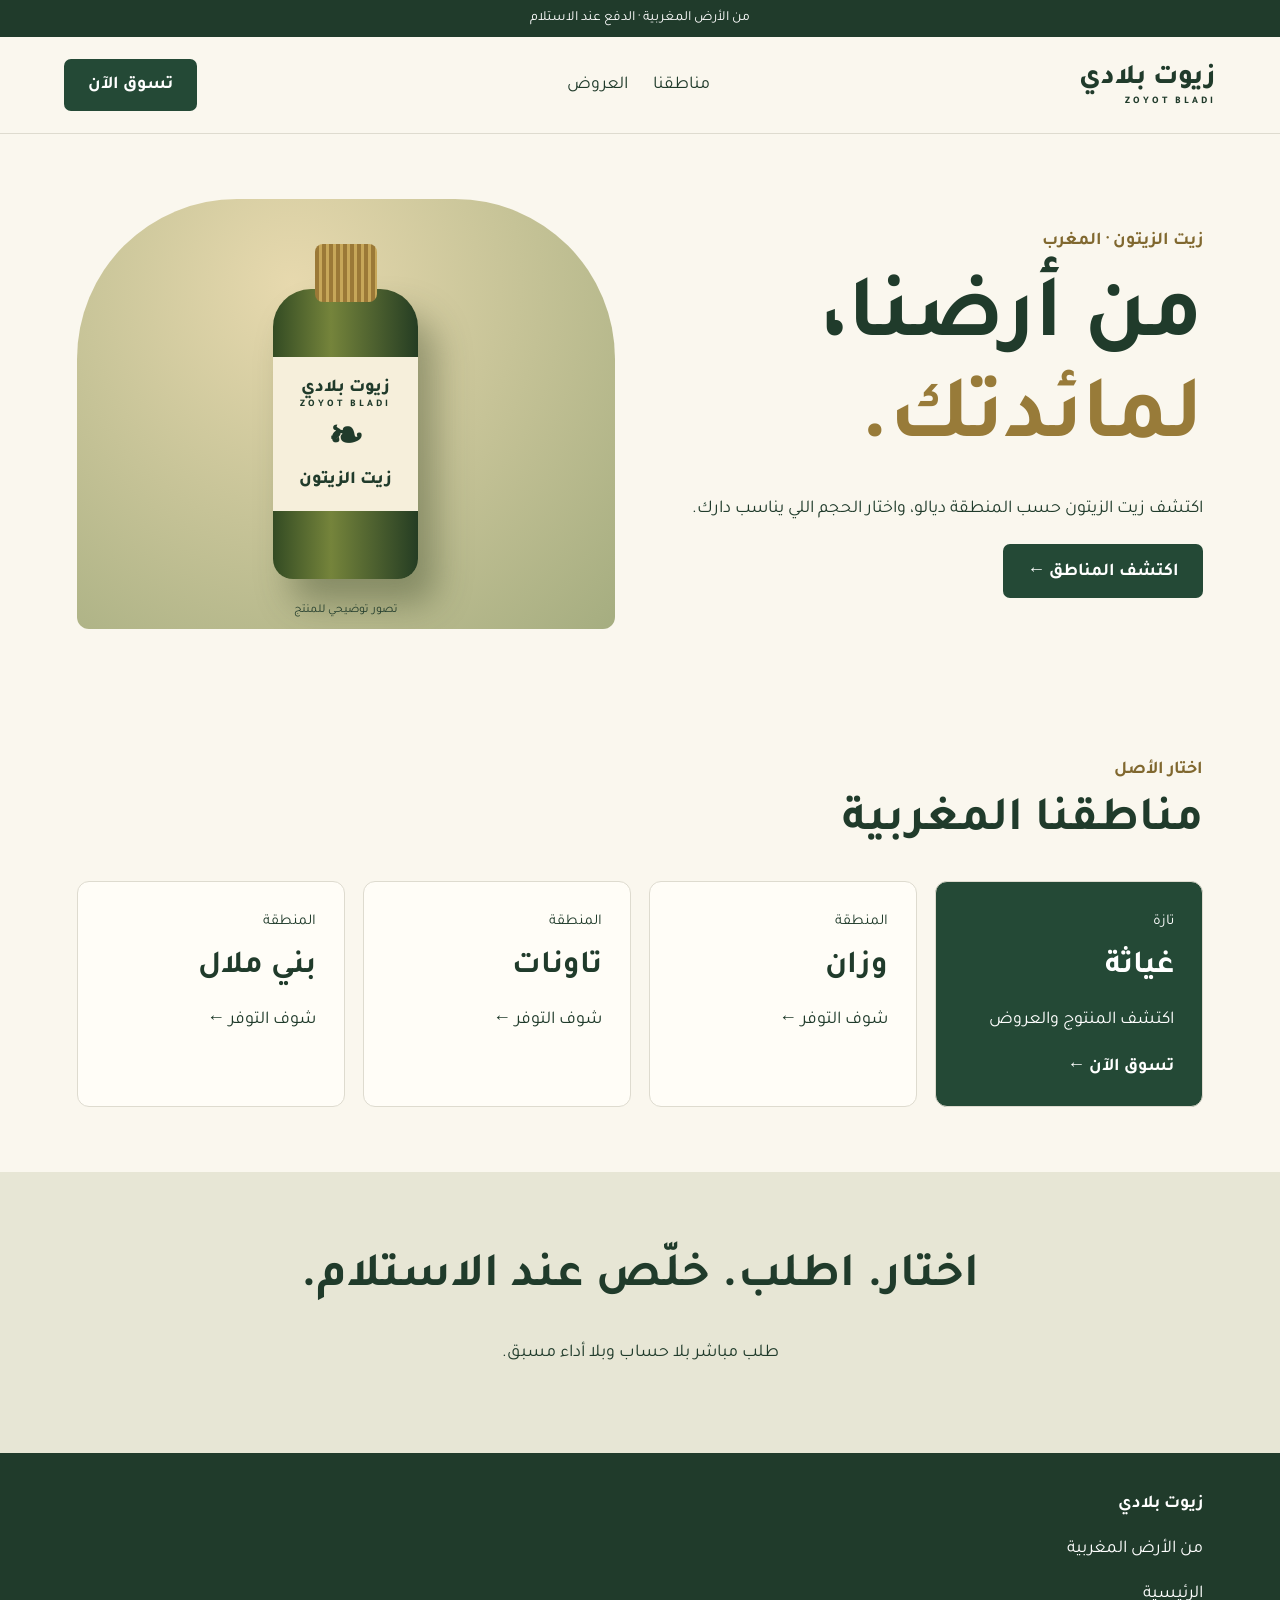
<file: index.html>
<!doctype html><html lang="ar-MA" dir="rtl"><head><meta charset="utf-8"><meta name="viewport" content="width=device-width,initial-scale=1"><title>زيوت بلادي | من الأرض المغربية</title><link rel="stylesheet" href="v4.css"></head><body><div class="bar">من الأرض المغربية · الدفع عند الاستلام</div><header><a class="brand" href="index.html">زيوت بلادي <small>ZOYOT BLADI</small></a><nav><a href="index.html#regions">مناطقنا</a><a href="ghiyatha.html#offers">العروض</a></nav><a class="cta" href="ghiyatha.html#offers">تسوق الآن</a></header><main><section class="hero"><div><span class="eyebrow">زيت الزيتون · المغرب</span><h1>من أرضنا،<br> <em>لمائدتك.</em></h1><p>اكتشف زيت الزيتون حسب المنطقة ديالو، واختار الحجم اللي يناسب دارك.</p><a class="cta" href="#regions">اكتشف المناطق ←</a></div><div class="visual" aria-label="رسم توضيحي لقنينة زيت الزيتون"><div class="bottle"><div class="cap"></div><div class="label">زيوت بلادي<small>ZOYOT BLADI</small><span>❧</span>زيت الزيتون</div></div><span class="visualnote">تصور توضيحي للمنتج</span></div></section><section id="regions"><span class="eyebrow">اختار الأصل</span><h2>مناطقنا المغربية</h2><div class="cards"><a class="tile featured" href="ghiyatha.html"><span>تازة</span><h3>غياثة</h3><p>اكتشف المنتوج والعروض</p><b>تسوق الآن ←</b></a><a class="tile" href="ouazzane.html"><span>المنطقة</span><h3>وزان</h3><p>شوف التوفر ←</p></a><a class="tile" href="taounate.html"><span>المنطقة</span><h3>تاونات</h3><p>شوف التوفر ←</p></a><a class="tile" href="beni-mellal.html"><span>المنطقة</span><h3>بني ملال</h3><p>شوف التوفر ←</p></a></div></section><section class="strip"><h2>اختار. اطلب. خلّص عند الاستلام.</h2><p>طلب مباشر بلا حساب وبلا أداء مسبق.</p></section></main><footer><b>زيوت بلادي</b><p>من الأرض المغربية</p><a href="index.html">الرئيسية</a></footer></body></html>
</file>
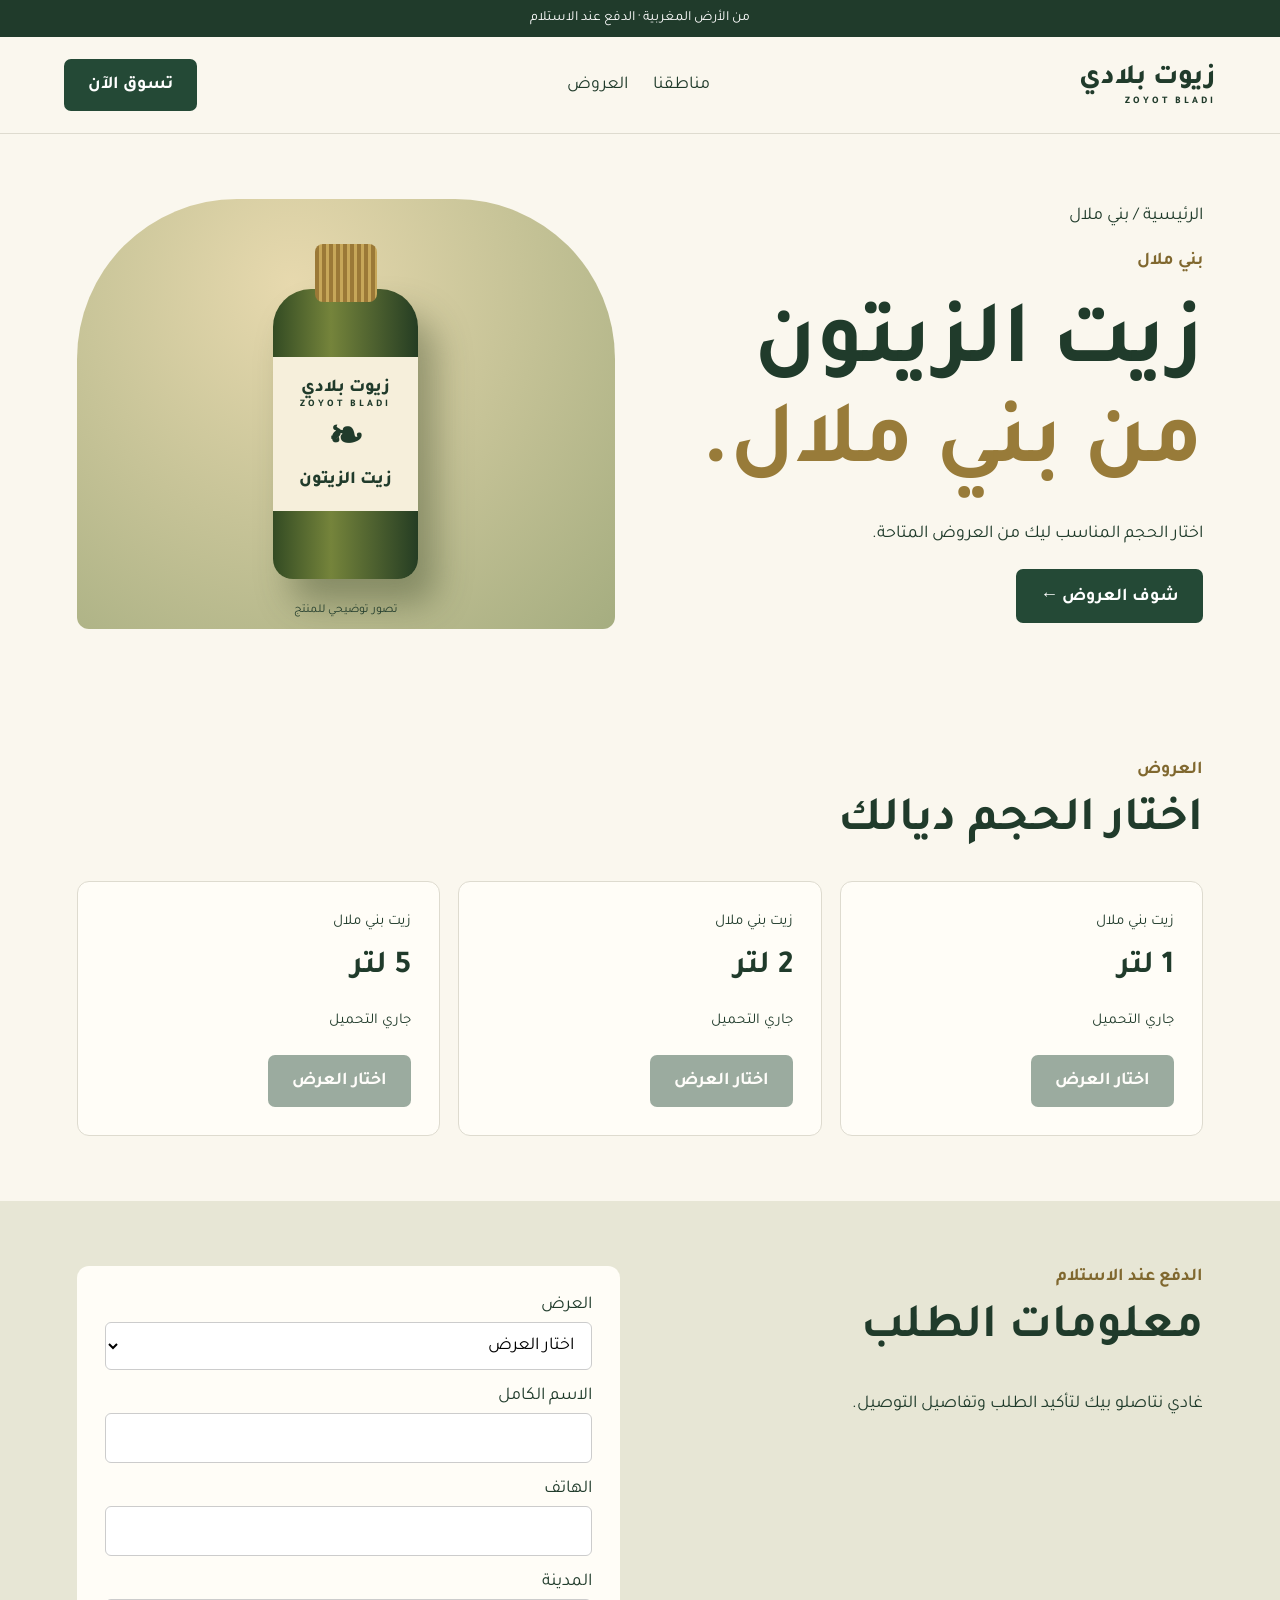
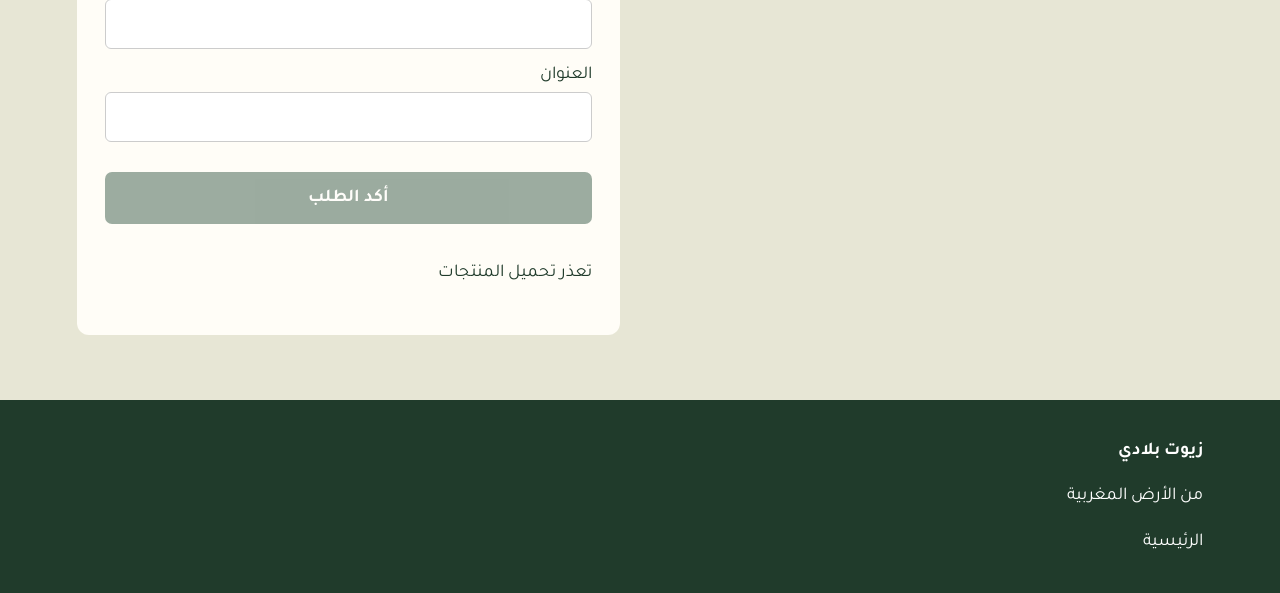
<file: beni-mellal.html>
<!doctype html><html lang="ar-MA" dir="rtl"><head><meta charset="utf-8"><meta name="viewport" content="width=device-width,initial-scale=1"><title>زيوت بلادي | من الأرض المغربية</title><link rel="stylesheet" href="v4.css"></head><body data-region="beni-mellal"><div class="bar">من الأرض المغربية · الدفع عند الاستلام</div><header><a class="brand" href="index.html">زيوت بلادي <small>ZOYOT BLADI</small></a><nav><a href="index.html#regions">مناطقنا</a><a href="beni-mellal.html#offers">العروض</a></nav><a class="cta" href="beni-mellal.html#offers">تسوق الآن</a></header><main><section class="hero"><div><a href="index.html">الرئيسية / بني ملال</a><p class="eyebrow">بني ملال</p><h1>زيت الزيتون<br><em>من بني ملال.</em></h1><p>اختار الحجم المناسب ليك من العروض المتاحة.</p><a class="cta" href="#offers">شوف العروض ←</a></div><div class="visual" aria-label="رسم توضيحي لقنينة زيت الزيتون"><div class="bottle"><div class="cap"></div><div class="label">زيوت بلادي<small>ZOYOT BLADI</small><span>❧</span>زيت الزيتون</div></div><span class="visualnote">تصور توضيحي للمنتج</span></div></section><section id="offers"><span class="eyebrow">العروض</span><h2>اختار الحجم ديالك</h2><div class="cards"><article class="tile offer-card"><span>زيت بني ملال</span><h3>1 لتر</h3><div class="offer-price"><span>جاري التحميل</span></div><button class="cta" data-offer="1" disabled>اختار العرض</button></article><article class="tile offer-card"><span>زيت بني ملال</span><h3>2 لتر</h3><div class="offer-price"><span>جاري التحميل</span></div><button class="cta" data-offer="2" disabled>اختار العرض</button></article><article class="tile offer-card"><span>زيت بني ملال</span><h3>5 لتر</h3><div class="offer-price"><span>جاري التحميل</span></div><button class="cta" data-offer="5" disabled>اختار العرض</button></article></div></section><section id="order" class="order"><div><span class="eyebrow">الدفع عند الاستلام</span><h2>معلومات الطلب</h2><p>غادي نتاصلو بيك لتأكيد الطلب وتفاصيل التوصيل.</p></div><form id="cod-form"><label>العرض<select id="offer-select" name="offer" required><option value="">اختار العرض</option></select></label><label>الاسم الكامل<input name="name" required maxlength="100"></label><label>الهاتف<input name="phone" type="tel" required></label><label>المدينة<input name="city" required maxlength="100"></label><label>العنوان<input name="address" required maxlength="300"></label><div id="cod-check"></div><button class="cta" type="submit" disabled>أكد الطلب</button></form></section></main><script src="script.js"></script><script src="https://challenges.cloudflare.com/turnstile/v0/api.js?onload=initTurnstile&render=explicit" async defer></script><footer><b>زيوت بلادي</b><p>من الأرض المغربية</p><a href="index.html">الرئيسية</a></footer></body></html>
</file>
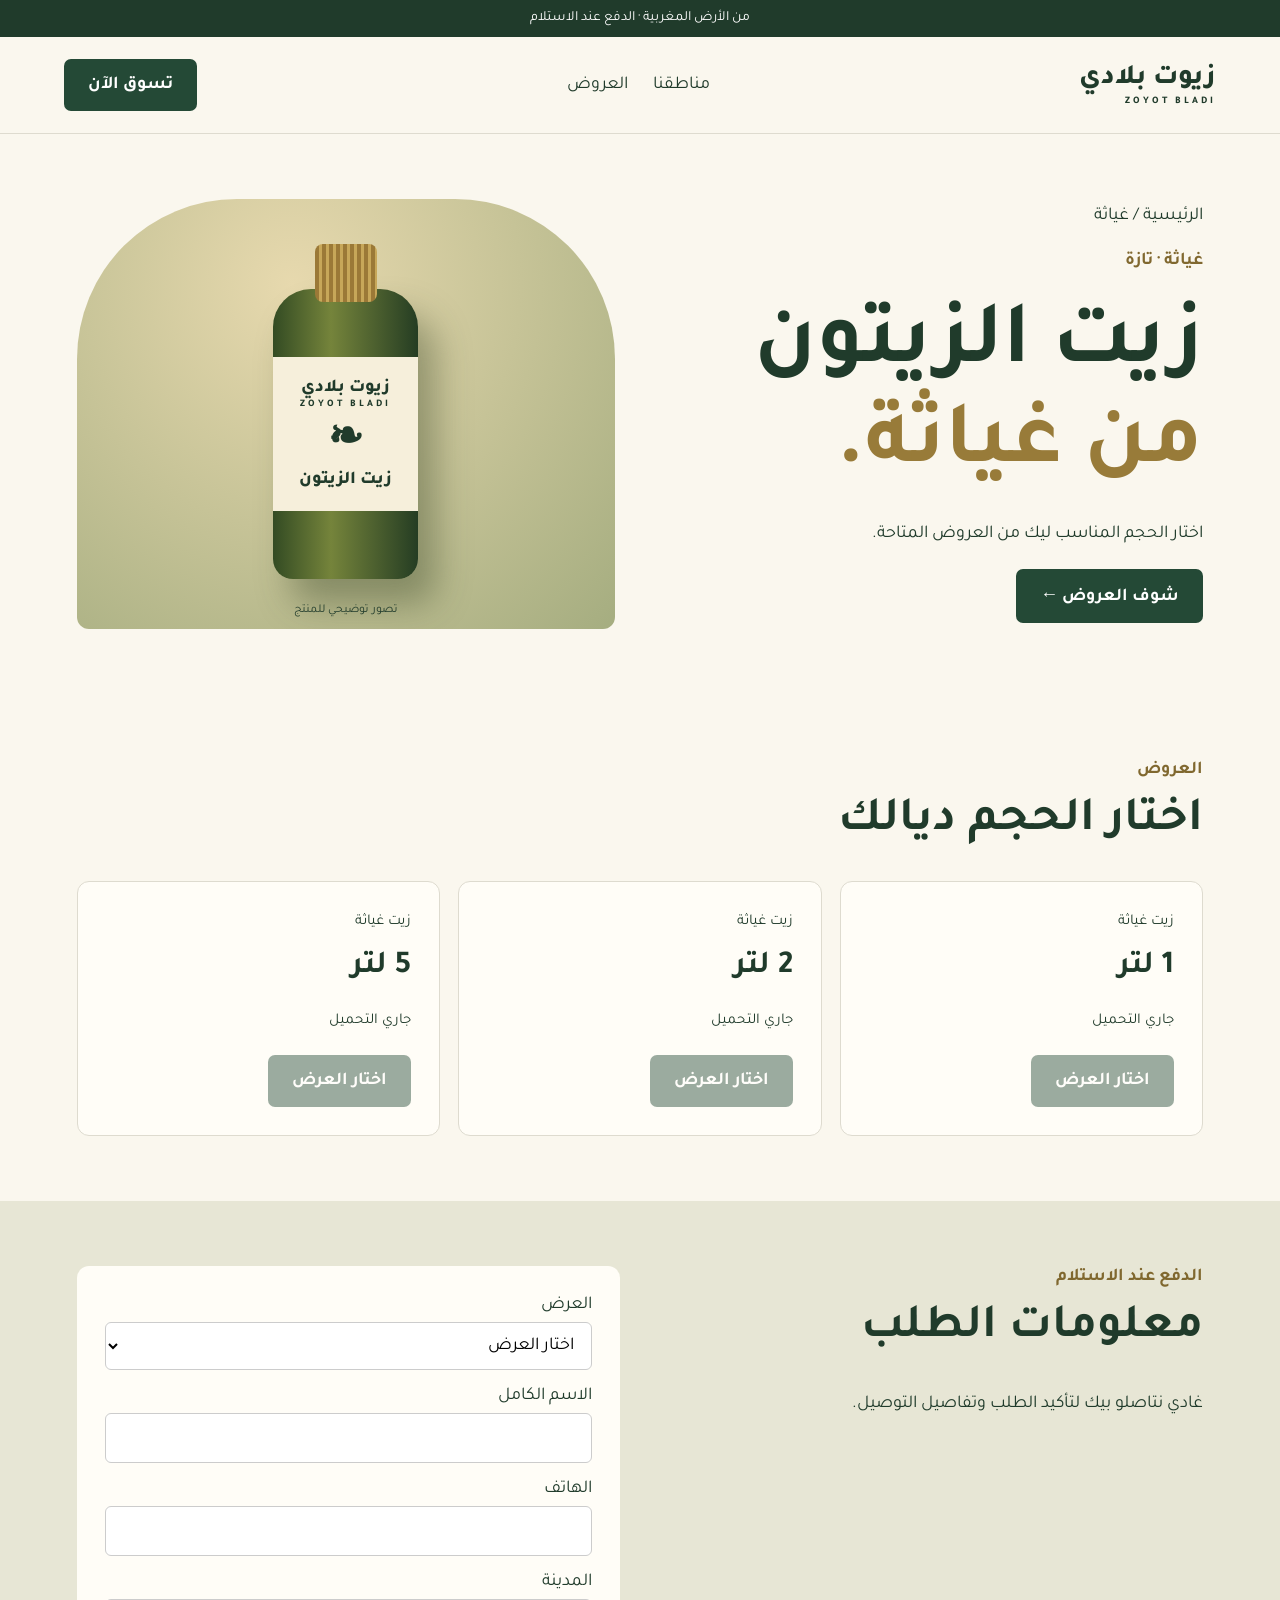
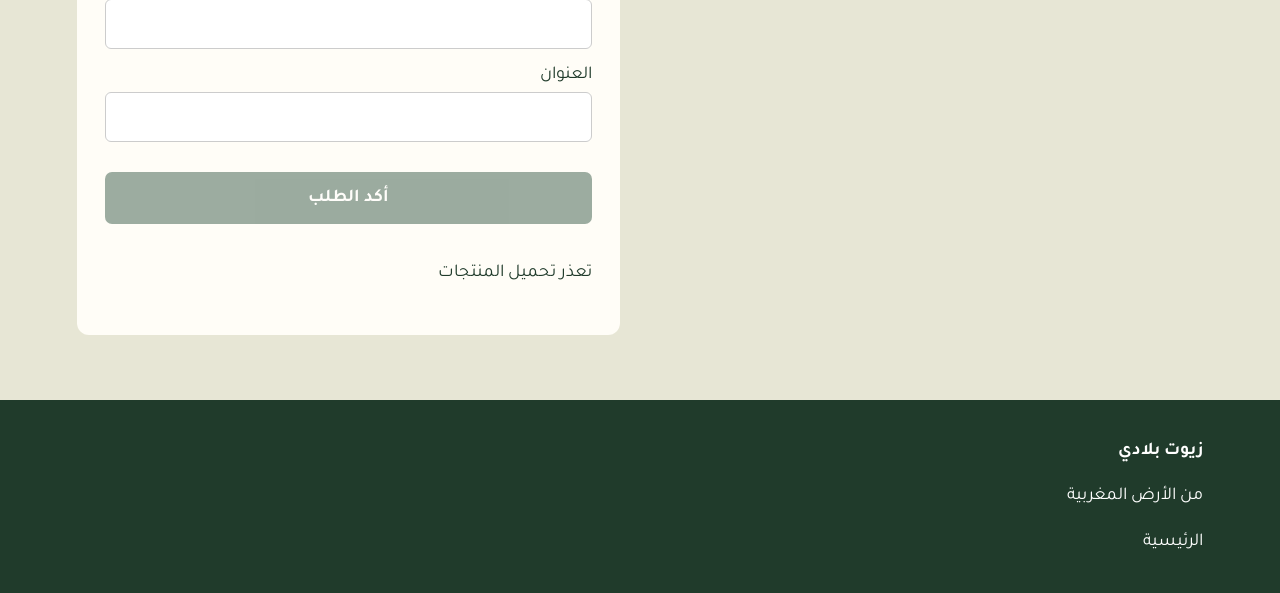
<file: ghiyatha.html>
<!doctype html><html lang="ar-MA" dir="rtl"><head><meta charset="utf-8"><meta name="viewport" content="width=device-width,initial-scale=1"><title>زيوت بلادي | من الأرض المغربية</title><link rel="stylesheet" href="v4.css"></head><body><div class="bar">من الأرض المغربية · الدفع عند الاستلام</div><header><a class="brand" href="index.html">زيوت بلادي <small>ZOYOT BLADI</small></a><nav><a href="index.html#regions">مناطقنا</a><a href="ghiyatha.html#offers">العروض</a></nav><a class="cta" href="ghiyatha.html#offers">تسوق الآن</a></header><main><section class="hero"><div><a href="index.html">الرئيسية / غياثة</a><p class="eyebrow">غياثة · تازة</p><h1>زيت الزيتون<br><em>من غياثة.</em></h1><p>اختار الحجم المناسب ليك من العروض المتاحة.</p><a class="cta" href="#offers">شوف العروض ←</a></div><div class="visual" aria-label="رسم توضيحي لقنينة زيت الزيتون"><div class="bottle"><div class="cap"></div><div class="label">زيوت بلادي<small>ZOYOT BLADI</small><span>❧</span>زيت الزيتون</div></div><span class="visualnote">تصور توضيحي للمنتج</span></div></section><section id="offers"><span class="eyebrow">العروض</span><h2>اختار الحجم ديالك</h2><div class="cards"><article class="tile offer-card"><span>زيت غياثة</span><h3>1 لتر</h3><div class="offer-price"><span>جاري التحميل</span></div><button class="cta" data-offer="1" disabled>اختار العرض</button></article><article class="tile offer-card"><span>زيت غياثة</span><h3>2 لتر</h3><div class="offer-price"><span>جاري التحميل</span></div><button class="cta" data-offer="2" disabled>اختار العرض</button></article><article class="tile offer-card"><span>زيت غياثة</span><h3>5 لتر</h3><div class="offer-price"><span>جاري التحميل</span></div><button class="cta" data-offer="5" disabled>اختار العرض</button></article></div></section><section id="order" class="order"><div><span class="eyebrow">الدفع عند الاستلام</span><h2>معلومات الطلب</h2><p>غادي نتاصلو بيك لتأكيد الطلب وتفاصيل التوصيل.</p></div><form id="cod-form"><label>العرض<select id="offer-select" name="offer" required><option value="">اختار العرض</option></select></label><label>الاسم الكامل<input name="name" required maxlength="100"></label><label>الهاتف<input name="phone" type="tel" required></label><label>المدينة<input name="city" required maxlength="100"></label><label>العنوان<input name="address" required maxlength="300"></label><div id="cod-check"></div><button class="cta" type="submit" disabled>أكد الطلب</button></form></section></main><script src="script.js"></script><script src="https://challenges.cloudflare.com/turnstile/v0/api.js?onload=initTurnstile&render=explicit" async defer></script><footer><b>زيوت بلادي</b><p>من الأرض المغربية</p><a href="index.html">الرئيسية</a></footer></body></html>
</file>
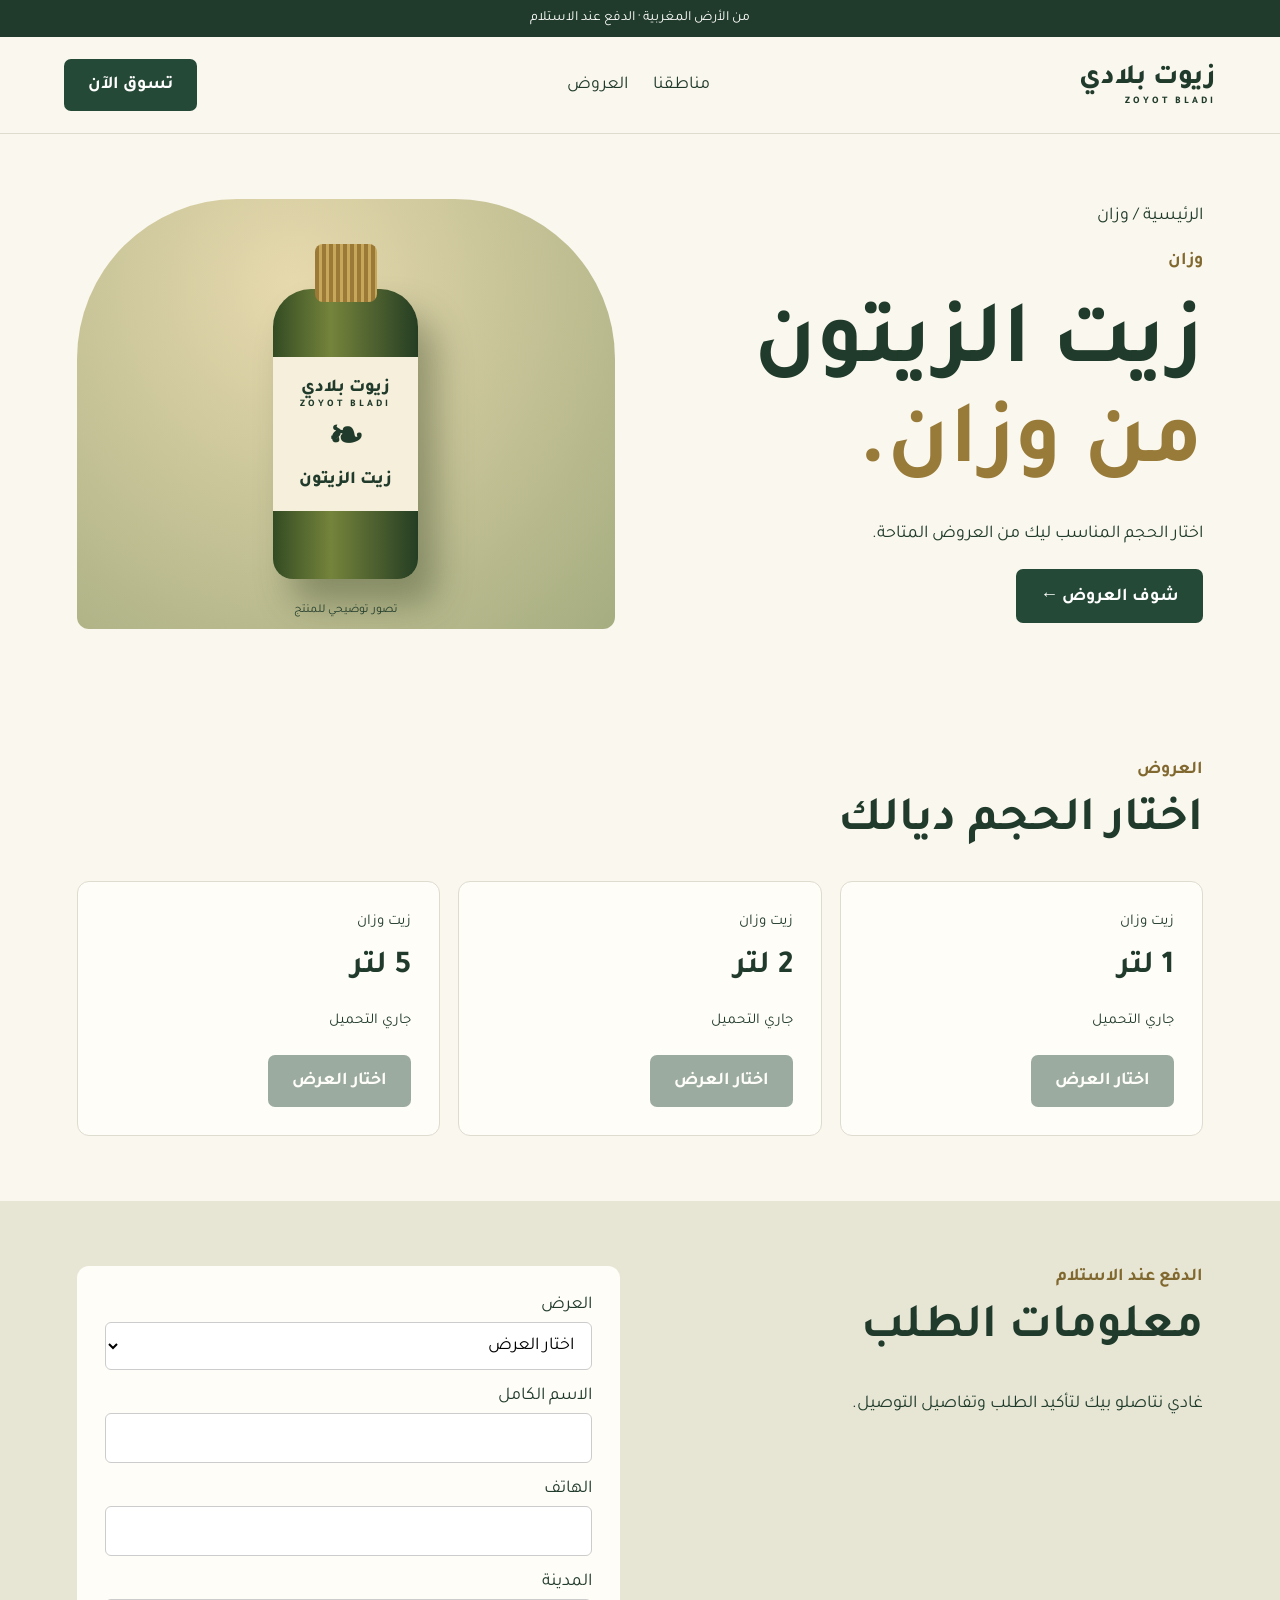
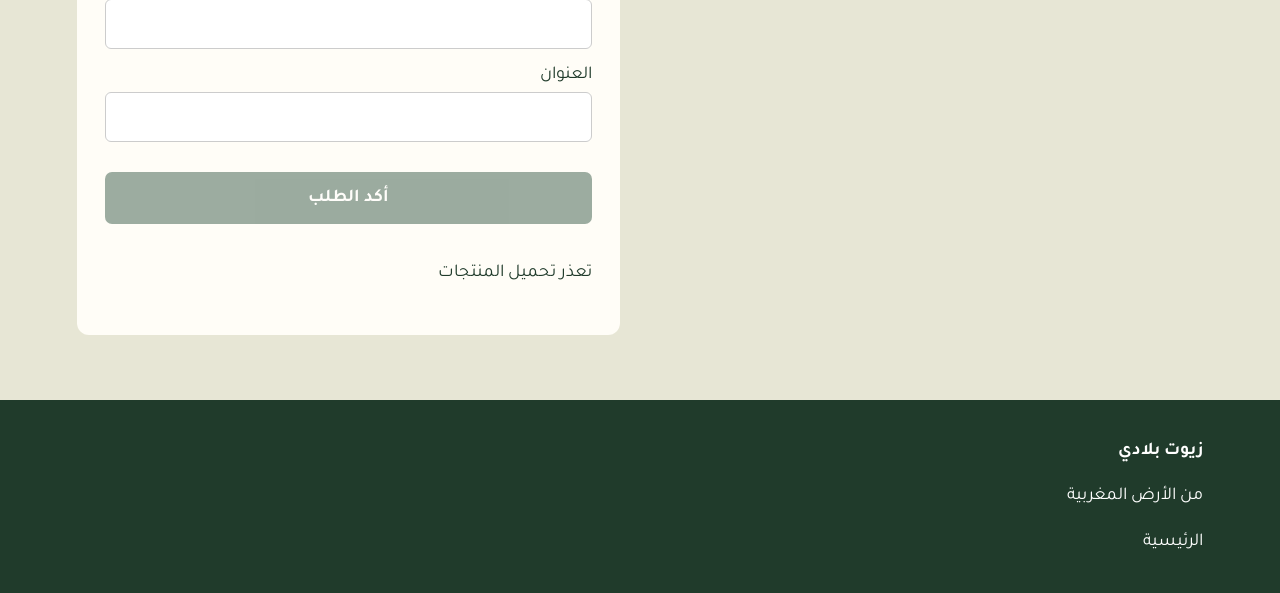
<file: ouazzane.html>
<!doctype html><html lang="ar-MA" dir="rtl"><head><meta charset="utf-8"><meta name="viewport" content="width=device-width,initial-scale=1"><title>زيوت بلادي | من الأرض المغربية</title><link rel="stylesheet" href="v4.css"></head><body data-region="ouazzane"><div class="bar">من الأرض المغربية · الدفع عند الاستلام</div><header><a class="brand" href="index.html">زيوت بلادي <small>ZOYOT BLADI</small></a><nav><a href="index.html#regions">مناطقنا</a><a href="ouazzane.html#offers">العروض</a></nav><a class="cta" href="ouazzane.html#offers">تسوق الآن</a></header><main><section class="hero"><div><a href="index.html">الرئيسية / وزان</a><p class="eyebrow">وزان</p><h1>زيت الزيتون<br><em>من وزان.</em></h1><p>اختار الحجم المناسب ليك من العروض المتاحة.</p><a class="cta" href="#offers">شوف العروض ←</a></div><div class="visual" aria-label="رسم توضيحي لقنينة زيت الزيتون"><div class="bottle"><div class="cap"></div><div class="label">زيوت بلادي<small>ZOYOT BLADI</small><span>❧</span>زيت الزيتون</div></div><span class="visualnote">تصور توضيحي للمنتج</span></div></section><section id="offers"><span class="eyebrow">العروض</span><h2>اختار الحجم ديالك</h2><div class="cards"><article class="tile offer-card"><span>زيت وزان</span><h3>1 لتر</h3><div class="offer-price"><span>جاري التحميل</span></div><button class="cta" data-offer="1" disabled>اختار العرض</button></article><article class="tile offer-card"><span>زيت وزان</span><h3>2 لتر</h3><div class="offer-price"><span>جاري التحميل</span></div><button class="cta" data-offer="2" disabled>اختار العرض</button></article><article class="tile offer-card"><span>زيت وزان</span><h3>5 لتر</h3><div class="offer-price"><span>جاري التحميل</span></div><button class="cta" data-offer="5" disabled>اختار العرض</button></article></div></section><section id="order" class="order"><div><span class="eyebrow">الدفع عند الاستلام</span><h2>معلومات الطلب</h2><p>غادي نتاصلو بيك لتأكيد الطلب وتفاصيل التوصيل.</p></div><form id="cod-form"><label>العرض<select id="offer-select" name="offer" required><option value="">اختار العرض</option></select></label><label>الاسم الكامل<input name="name" required maxlength="100"></label><label>الهاتف<input name="phone" type="tel" required></label><label>المدينة<input name="city" required maxlength="100"></label><label>العنوان<input name="address" required maxlength="300"></label><div id="cod-check"></div><button class="cta" type="submit" disabled>أكد الطلب</button></form></section></main><script src="script.js"></script><script src="https://challenges.cloudflare.com/turnstile/v0/api.js?onload=initTurnstile&render=explicit" async defer></script><footer><b>زيوت بلادي</b><p>من الأرض المغربية</p><a href="index.html">الرئيسية</a></footer></body></html>
</file>
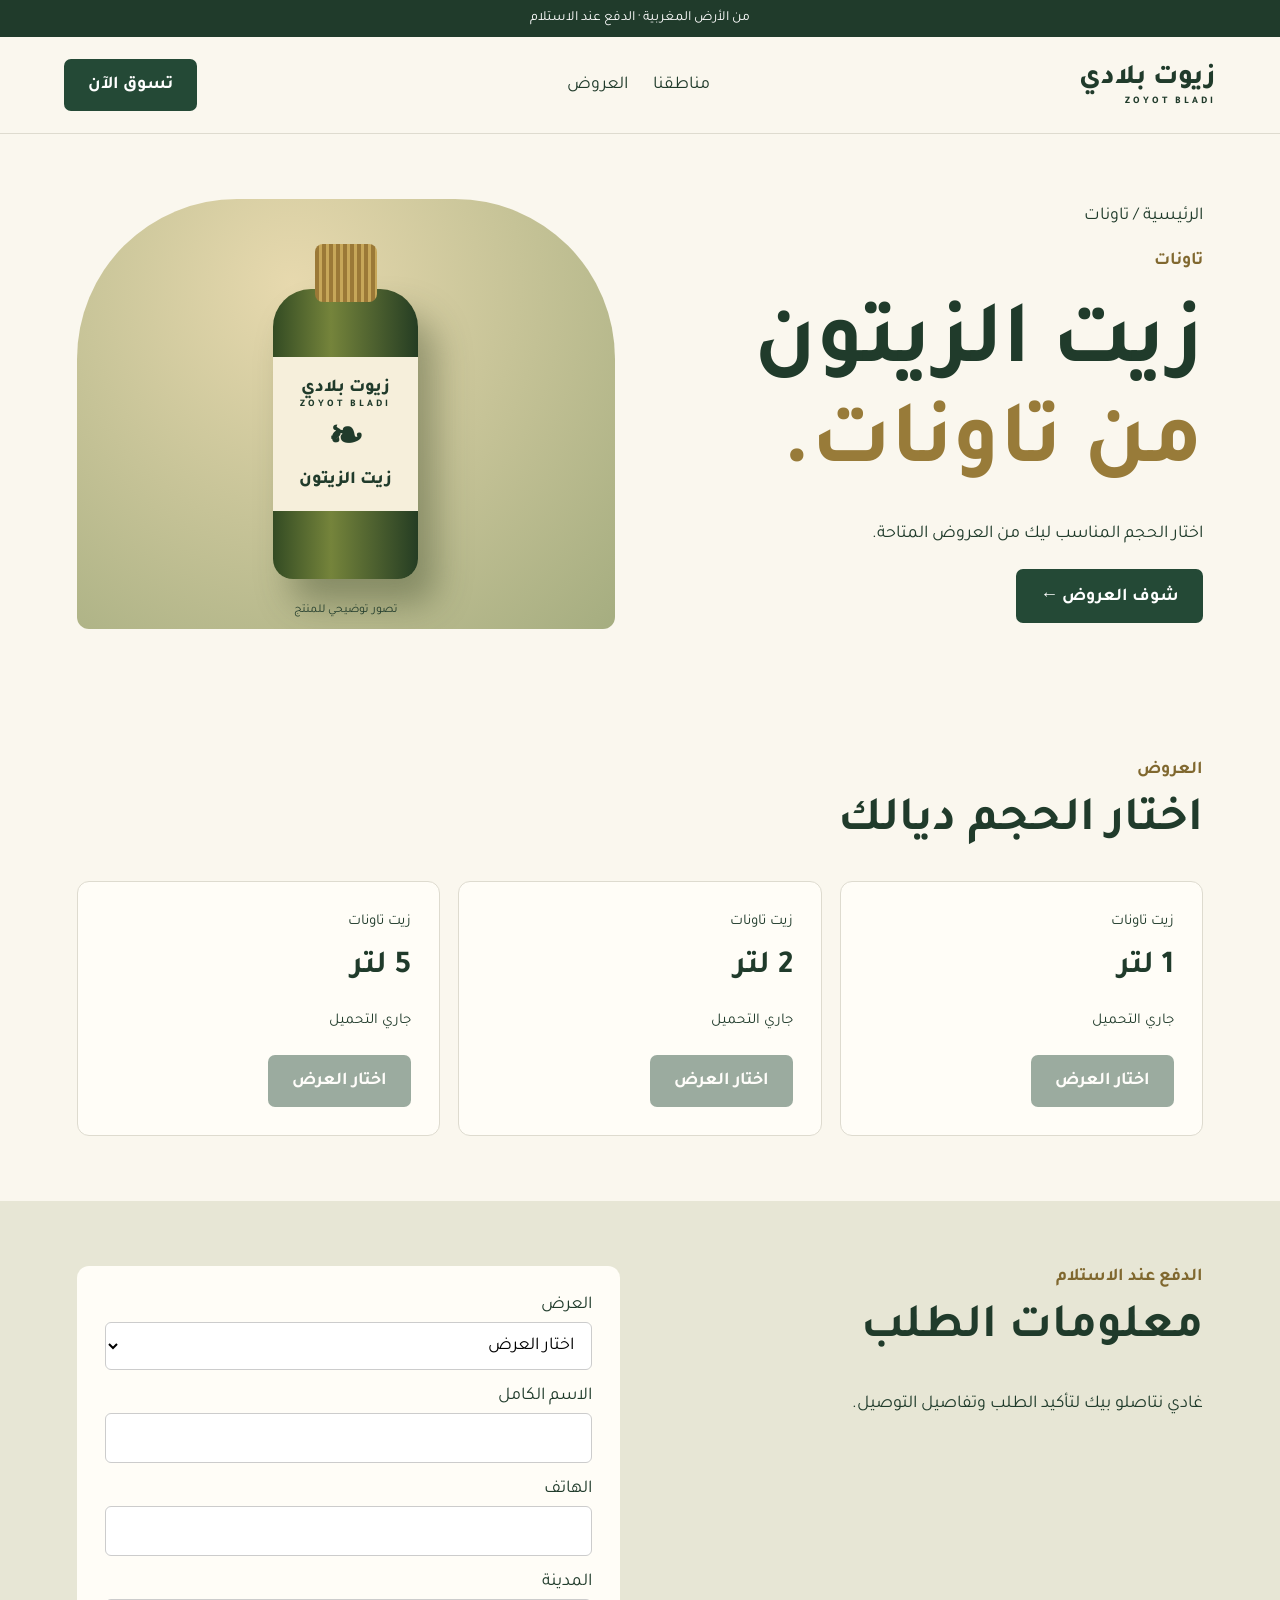
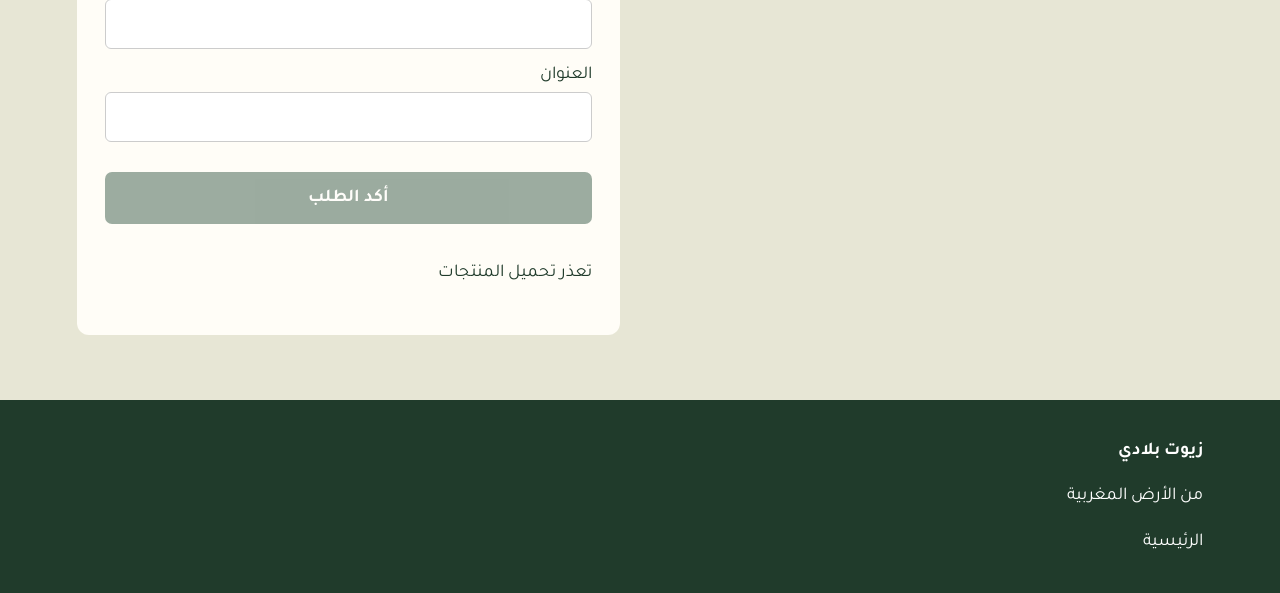
<file: taounate.html>
<!doctype html><html lang="ar-MA" dir="rtl"><head><meta charset="utf-8"><meta name="viewport" content="width=device-width,initial-scale=1"><title>زيوت بلادي | من الأرض المغربية</title><link rel="stylesheet" href="v4.css"></head><body data-region="taounate"><div class="bar">من الأرض المغربية · الدفع عند الاستلام</div><header><a class="brand" href="index.html">زيوت بلادي <small>ZOYOT BLADI</small></a><nav><a href="index.html#regions">مناطقنا</a><a href="taounate.html#offers">العروض</a></nav><a class="cta" href="taounate.html#offers">تسوق الآن</a></header><main><section class="hero"><div><a href="index.html">الرئيسية / تاونات</a><p class="eyebrow">تاونات</p><h1>زيت الزيتون<br><em>من تاونات.</em></h1><p>اختار الحجم المناسب ليك من العروض المتاحة.</p><a class="cta" href="#offers">شوف العروض ←</a></div><div class="visual" aria-label="رسم توضيحي لقنينة زيت الزيتون"><div class="bottle"><div class="cap"></div><div class="label">زيوت بلادي<small>ZOYOT BLADI</small><span>❧</span>زيت الزيتون</div></div><span class="visualnote">تصور توضيحي للمنتج</span></div></section><section id="offers"><span class="eyebrow">العروض</span><h2>اختار الحجم ديالك</h2><div class="cards"><article class="tile offer-card"><span>زيت تاونات</span><h3>1 لتر</h3><div class="offer-price"><span>جاري التحميل</span></div><button class="cta" data-offer="1" disabled>اختار العرض</button></article><article class="tile offer-card"><span>زيت تاونات</span><h3>2 لتر</h3><div class="offer-price"><span>جاري التحميل</span></div><button class="cta" data-offer="2" disabled>اختار العرض</button></article><article class="tile offer-card"><span>زيت تاونات</span><h3>5 لتر</h3><div class="offer-price"><span>جاري التحميل</span></div><button class="cta" data-offer="5" disabled>اختار العرض</button></article></div></section><section id="order" class="order"><div><span class="eyebrow">الدفع عند الاستلام</span><h2>معلومات الطلب</h2><p>غادي نتاصلو بيك لتأكيد الطلب وتفاصيل التوصيل.</p></div><form id="cod-form"><label>العرض<select id="offer-select" name="offer" required><option value="">اختار العرض</option></select></label><label>الاسم الكامل<input name="name" required maxlength="100"></label><label>الهاتف<input name="phone" type="tel" required></label><label>المدينة<input name="city" required maxlength="100"></label><label>العنوان<input name="address" required maxlength="300"></label><div id="cod-check"></div><button class="cta" type="submit" disabled>أكد الطلب</button></form></section></main><script src="script.js"></script><script src="https://challenges.cloudflare.com/turnstile/v0/api.js?onload=initTurnstile&render=explicit" async defer></script><footer><b>زيوت بلادي</b><p>من الأرض المغربية</p><a href="index.html">الرئيسية</a></footer></body></html>
</file>
<file: v4.css>
@import url('https://fonts.googleapis.com/css2?family=Tajawal:wght@400;500;700;800&display=swap');*{box-sizing:border-box}html{scroll-behavior:smooth}body{margin:0;background:#faf7ee;color:#203b2b;font-family:Tajawal,Arial,sans-serif;font-size:18px}a{color:inherit;text-decoration:none}.bar{text-align:center;background:#203b2b;color:#fff;padding:10px;font-size:14px}header{display:flex;align-items:center;justify-content:space-between;gap:20px;padding:22px max(5vw,20px);border-bottom:1px solid #dedbcf}.brand{font-size:28px;font-weight:800}.brand small,.label small{display:block;font-size:10px;letter-spacing:3px}nav{display:flex;gap:25px}.cta{display:inline-block;background:#244936;color:white;border:0;border-radius:7px;padding:15px 24px;font:inherit;font-weight:700;cursor:pointer}.cta:disabled{opacity:.45;cursor:not-allowed}main{max-width:1440px;margin:auto}section{padding:65px 6%}.hero{display:grid;grid-template-columns:1fr 1fr;gap:50px;align-items:center;min-height:550px}h1{font-size:clamp(48px,7vw,94px);line-height:1.12;margin:20px 0}h2{font-size:clamp(30px,4vw,48px);margin:12px 0 30px}h3{font-size:32px;margin:16px 0}em{font-style:normal;color:#987b39}.eyebrow{color:#80682f;font-weight:700}p{line-height:1.8}.visual{min-height:430px;border-radius:160px 160px 12px 12px;background:radial-gradient(ellipse at 40% 20%,#e7d9ae,#a5ad80);display:grid;place-items:center;position:relative;overflow:hidden}.bottle{width:145px;height:290px;background:linear-gradient(90deg,#334b23,#75843b 40%,#253d23);border-radius:38px 38px 20px 20px;position:relative;box-shadow:18px 25px 35px #33422266;display:grid;place-items:center;margin-top:40px}.cap{position:absolute;top:-45px;width:62px;height:58px;background:repeating-linear-gradient(90deg,#9b7937 0 4px,#c7a759 4px 7px);border-radius:8px}.label{background:#f6efdb;width:100%;padding:20px 4px;text-align:center;font-weight:800}.label span{display:block;font-size:42px}.visualnote{position:absolute;bottom:12px;font-size:12px}.cards{display:grid;grid-template-columns:repeat(auto-fit,minmax(200px,1fr));gap:18px}.tile{background:#fffdf7;border:1px solid #dedbcf;border-radius:12px;padding:28px}.featured{background:#244936;color:white}.tile span{font-size:15px}.offer-price{font-size:24px;margin:20px 0}.strip{background:#e7e6d5;text-align:center}.order{display:grid;grid-template-columns:1fr 1fr;gap:40px;background:#e7e6d5}form{background:#fffdf7;padding:28px;border-radius:12px;display:grid;gap:15px}label{display:grid;gap:6px}input,select{width:100%;padding:13px;border:1px solid #ccc;border-radius:6px;font:inherit;background:white}footer{background:#203b2b;color:white;padding:40px 6%}@media(max-width:700px){header{flex-wrap:wrap}nav{order:3;width:100%}.hero,.order{grid-template-columns:1fr;gap:25px}section{padding:40px 5%}.visual{min-height:390px}.brand{font-size:22px}header .cta{padding:10px 14px}}
</file>
